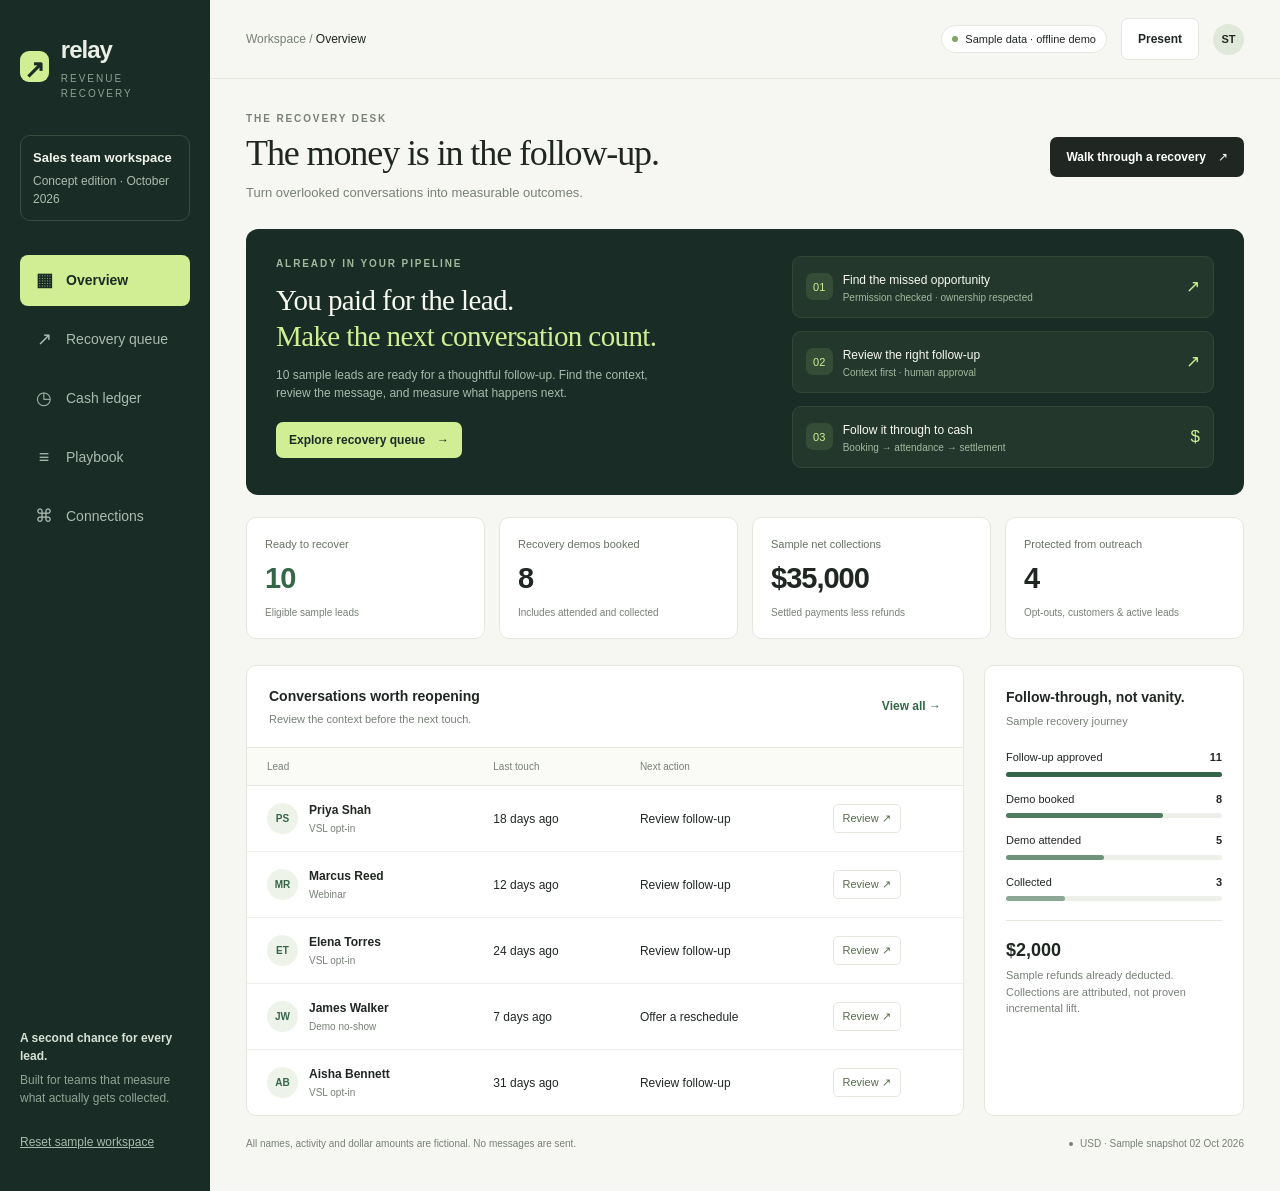
<file: index.html>
<!doctype html>
<html lang="en"><head><meta charset="utf-8"><meta name="viewport" content="width=device-width,initial-scale=1"><meta name="theme-color" content="#192c25"><meta name="description" content="Relay — an interactive revenue recovery concept using fictional leads and local simulations."><title>Relay — Revenue recovery</title><style>:root{--ink:#202722;--muted:#788077;--green:#346647;--lime:#d2ee94;--line:#e4e7de;--paper:#f6f7f2;--white:#fff;--dark:#192c25;--soft:#eef3e9;--amber:#9a702a}*{box-sizing:border-box}body{margin:0;background:var(--paper);color:var(--ink);font-family:-apple-system,BlinkMacSystemFont,"Segoe UI",sans-serif;font-size:14px;line-height:1.5}button,input,select,textarea{font:inherit}button,a,input,select,textarea{-webkit-tap-highlight-color:transparent}button{cursor:pointer}button:disabled{cursor:not-allowed;opacity:.5}button:focus-visible,a:focus-visible,input:focus-visible,select:focus-visible,textarea:focus-visible{outline:3px solid #88ac69;outline-offset:3px}button{border:0}a{color:inherit}.app{display:grid;grid-template-columns:210px minmax(0,1fr);min-height:100vh}.sidebar{background:var(--dark);color:#e9eee6;padding:32px 20px;display:flex;flex-direction:column;gap:34px}.brand{display:flex;gap:12px;align-items:center;font-size:24px;font-weight:650;letter-spacing:-1px}.brandmark{height:31px;width:31px;background:var(--lime);border-radius:9px;display:grid;place-items:center;color:var(--dark);font-size:25px}.brand small{font-size:10px;letter-spacing:2px;color:#90a194;display:block;font-weight:500;margin-top:3px}.workspace{border:1px solid #3c4c40;border-radius:10px;padding:12px;font-size:12px;color:#aebcaf}.workspace strong{display:block;color:#f3f5ed;font-size:13px;margin-bottom:4px}.nav{display:grid;gap:8px}.nav button{padding:12px 14px;text-align:left;background:transparent;color:#acbbb0;border-radius:8px;display:flex;align-items:center;gap:12px}.nav button:hover{background:#263a2e}.nav button.active{background:var(--lime);color:var(--dark);font-weight:600}.navicon{font-size:18px;width:20px;text-align:center}.sidebottom{margin-top:auto;color:#91a494;font-size:12px}.sidebottom strong{display:block;color:#d7e1d5;margin-bottom:6px}.sidebar .reset{background:transparent;color:#a8bbac;padding:8px 0;text-decoration:underline;font-size:12px}.main{min-width:0}.topbar{min-height:75px;padding:18px 36px;border-bottom:1px solid var(--line);display:flex;justify-content:space-between;align-items:center;gap:16px}.crumb{color:var(--muted);font-size:12px}.crumb strong{color:var(--ink);font-weight:500}.topright{display:flex;align-items:center;gap:14px}.pill{display:inline-flex;align-items:center;gap:7px;font-size:11px;padding:5px 10px;border:1px solid var(--line);border-radius:20px;background:#fff;white-space:nowrap}.dot{width:6px;height:6px;background:#81a365;border-radius:50%}.avatar{height:31px;width:31px;display:grid;place-items:center;background:#e0e8da;border-radius:50%;font-size:11px;font-weight:600}.content{padding:32px 36px 40px;max-width:1500px;margin:auto}.eyebrow{font-size:10px;letter-spacing:1.9px;text-transform:uppercase;color:var(--muted);font-weight:650}.heading{display:flex;align-items:center;justify-content:space-between;gap:20px;margin-bottom:26px}h1{font-family:Georgia,"Times New Roman",serif;font-weight:400;font-size:36px;letter-spacing:-1.1px;line-height:1.15;margin:7px 0 9px}h2{font-size:16px;font-weight:600;margin:0}h3{font-size:15px;font-weight:600;margin:0 0 9px}p{margin:0}.sub{color:var(--muted);font-size:13px}.button{display:inline-flex;align-items:center;justify-content:center;gap:12px;background:var(--ink);color:#fff;padding:11px 16px;border-radius:7px;font-size:12px;font-weight:550;white-space:nowrap}.button.secondary{color:var(--ink);background:#fff;border:1px solid var(--line)}.button.lime{background:var(--lime);color:var(--dark)}.button.text{background:transparent;color:var(--green);padding:6px 0}.hero{border-radius:12px;background:var(--dark);color:#f8faf2;padding:27px 30px;display:grid;grid-template-columns:1.15fr 1fr;gap:30px;overflow:hidden}.hero .eyebrow{color:#a5b79c}.hero h2{font-family:Georgia,serif;font-weight:400;font-size:29px;line-height:1.23;letter-spacing:-.6px;margin:12px 0}.hero h2 em{font-style:normal;color:var(--lime)}.hero p{color:#aabbac;font-size:12px;max-width:390px;margin-bottom:20px}.hero .button{padding:9px 13px}.flowvisual{display:flex;flex-direction:column;justify-content:center;gap:13px}.flowline{display:flex;align-items:center;gap:10px;background:#24372c;border:1px solid #344737;padding:12px 13px;border-radius:9px}.flowline .num{background:#354c37;color:var(--lime);width:27px;height:27px;display:grid;place-items:center;border-radius:7px;font-size:11px}.flowline strong{font-size:12px;font-weight:500}.flowline small{font-size:10px;color:#a4b89e;display:block}.flowline .right{margin-left:auto;color:var(--lime);font-size:17px;font-variant-numeric:tabular-nums}.stats{display:grid;grid-template-columns:repeat(4,minmax(0,1fr));margin:22px 0 26px;gap:14px}.stat{background:var(--white);border:1px solid var(--line);border-radius:10px;padding:18px}.stat .label{font-size:11px;color:#687264}.stat .value{font-size:29px;font-weight:550;letter-spacing:-1px;line-height:1.25;margin:8px 0;font-variant-numeric:tabular-nums}.stat .caption{color:var(--muted);font-size:10px}.stat:first-child .value{color:var(--green)}.split{display:grid;grid-template-columns:minmax(0,1fr) 260px;gap:20px}.panel{border:1px solid var(--line);border-radius:10px;background:var(--white);overflow:hidden}.panelheader{display:flex;justify-content:space-between;align-items:center;padding:20px 22px;gap:15px}.panelheader small{display:block;color:var(--muted);font-size:11px;margin-top:4px}.panelheader h2{font-size:14px}.tablewrap{overflow-x:auto}table{border-collapse:collapse;width:100%;font-size:12px}th{text-align:left;font-size:10px;font-weight:500;color:var(--muted);padding:11px 20px;background:#fafbf7;border-top:1px solid var(--line);border-bottom:1px solid var(--line);white-space:nowrap}td{padding:15px 20px;border-bottom:1px solid #f0f1eb;white-space:nowrap}tr:last-child td{border-bottom:0}.person{display:flex;gap:11px;align-items:center}.person .initials{width:31px;height:31px;display:grid;place-items:center;background:var(--soft);color:var(--green);font-size:10px;font-weight:600;border-radius:50%;flex-shrink:0}.person button{padding:0;background:transparent;color:var(--ink);font-weight:550;text-align:left}.person button:hover{text-decoration:underline}.person small{display:block;color:var(--muted);font-size:10px;margin-top:2px}.badge{font-size:10px;background:#eef4e7;color:#43613a;padding:4px 8px;border-radius:5px;white-space:nowrap}.badge.waiting{background:#f8f0df;color:#916a27}.badge.booked{background:#eaf0f8;color:#45658e}.badge.attended{background:#eeebf7;color:#705b91}.badge.excluded{background:#f3efec;color:#8c6e5c}.rowaction{border:1px solid var(--line);border-radius:5px;background:#fff;color:#556d4a;padding:5px 9px;font-size:11px}.rowaction:hover{background:var(--soft)}.asidepanel{padding:21px}.asidepanel h2{font-size:14px}.kicker{font-size:11px;color:var(--muted);margin:5px 0 20px}.funnelrow{margin:14px 0}.funnellabel{display:flex;justify-content:space-between;font-size:11px;margin-bottom:6px}.track{height:5px;background:#edf0e8;border-radius:5px}.fill{height:100%;background:var(--green);border-radius:5px}.asidefoot{border-top:1px solid var(--line);padding-top:16px;margin-top:19px;font-size:11px;color:var(--muted)}.asidefoot strong{display:block;color:var(--ink);font-size:18px;margin-bottom:3px;font-weight:550}.footnote{font-size:10px;color:var(--muted);margin:20px 0 0;display:flex;justify-content:space-between;gap:20px}.filters{display:flex;gap:12px;flex-wrap:wrap;margin-bottom:20px}input,select,textarea{border:1px solid var(--line);border-radius:7px;background:#fff;padding:10px 12px;color:var(--ink);max-width:100%}input[type=search]{flex:1;min-width:180px}.empty{padding:40px;text-align:center;color:var(--muted)}.notice{background:var(--soft);padding:16px 19px;border-radius:8px;font-size:12px;color:#596a51;margin-bottom:22px}.cards{display:grid;grid-template-columns:repeat(3,minmax(0,1fr));gap:18px}.connectcard{padding:24px;border:1px solid var(--line);background:white;border-radius:10px}.connectorlogo{width:43px;height:43px;border-radius:10px;display:grid;place-items:center;font-size:17px;font-weight:650;background:var(--soft);color:var(--green);margin-bottom:20px}.connectcard p{font-size:12px;color:var(--muted);margin:13px 0 20px;min-height:60px}.connectcard ul{padding:0 0 0 18px;font-size:11px;color:#677460;line-height:2}.connectcard .pill{margin-top:16px}.playbook{display:grid;grid-template-columns:1fr 1fr;gap:20px}.steps{padding:25px}.step{display:flex;gap:13px;margin:22px 0}.stepnum{flex-shrink:0;width:27px;height:27px;border:1px solid var(--line);border-radius:50%;display:grid;place-items:center;font-size:11px;color:var(--green)}.step strong{font-size:12px;font-weight:550}.step p{font-size:11px;color:var(--muted);margin-top:3px}.calculator{padding:25px}.field{display:block;font-size:12px;margin:16px 0}.field input,.field textarea,.field select{width:100%;display:block;margin-top:6px}.calculator .calcgrid{display:grid;grid-template-columns:1fr 1fr;gap:0 18px}.estimate{background:var(--soft);border-radius:9px;padding:18px;margin-top:18px}.estimate strong{font-size:30px;letter-spacing:-1px;font-weight:500;display:block}.estimate small{font-size:11px;color:#6a7a60}.ledgernum{font-variant-numeric:tabular-nums;text-align:right}.dialog{border:none;padding:0;border-radius:13px;width:520px;max-width:calc(100vw - 28px);max-height:90vh;color:var(--ink);box-shadow:0 20px 100px #12241833;background:var(--paper)}.dialog::backdrop{background:#12221980;backdrop-filter:blur(3px)}.dialoghead{padding:23px 26px;background:#fff;border-bottom:1px solid var(--line);display:flex;align-items:center;justify-content:space-between}.dialoghead h2{font-family:Georgia,serif;font-size:26px;font-weight:400}.dialoghead small{color:var(--muted);font-size:11px}.close{font-size:22px;background:var(--paper);color:var(--muted);border-radius:50%;width:31px;height:31px}.dialogbody{padding:23px 26px}.detailgrid{display:grid;grid-template-columns:1fr 1fr;gap:16px;margin:20px 0}.detailgrid small{display:block;color:var(--muted);font-size:11px}.detailgrid strong{font-size:13px;font-weight:500}.context{font-size:12px;color:#606b59;padding:15px;background:#ebefe4;border-radius:8px;margin:18px 0}.dialogbody textarea{resize:vertical;min-height:125px;font-size:12px;line-height:1.7}.actions{display:flex;gap:12px;align-items:center;flex-wrap:wrap}.helper{font-size:10px;color:var(--muted);margin:10px 0 22px}.timeline{padding:4px 0;list-style:none;margin:16px 0 0}.timeline li{position:relative;border-left:1px solid #d4ddcc;padding:0 0 18px 17px;font-size:11px;margin-left:5px}.timeline li:before{content:'';position:absolute;left:-4px;top:5px;width:7px;height:7px;border-radius:50%;background:#85a06d}.timeline strong{font-weight:500}.timeline small{display:block;font-size:10px;color:var(--muted);margin-top:2px}.error{color:#a24834;font-size:12px;margin:12px 0}.toast{position:fixed;bottom:24px;left:50%;transform:translateX(-50%);background:var(--dark);color:#fff;padding:13px 23px;border-radius:8px;font-size:12px;box-shadow:0 5px 25px #14201622;z-index:10;max-width:calc(100vw - 24px)}.toast:empty{display:none}.statusbar{display:flex;gap:7px;align-items:center;color:var(--muted);font-size:10px}.mini{width:4px;height:4px;background:var(--muted);border-radius:50%}body.presentation .sidebar{display:none}body.presentation .app{grid-template-columns:1fr}body.presentation .content{max-width:1250px}.mobilebrand{display:none}.summarystrip{display:grid;grid-template-columns:repeat(3,1fr);gap:14px;margin:20px 0}.summarystrip .stat{padding:20px}.formhint{font-size:11px;color:var(--muted)}
@media(min-width:1500px){.content{padding-top:40px}.hero{padding:34px}.hero h2{font-size:36px}.stats{margin:26px 0 30px}}@media(max-width:1180px){.app{grid-template-columns:185px minmax(0,1fr)}.content,.topbar{padding-left:25px;padding-right:25px}.split{grid-template-columns:minmax(0,1fr) 215px}.hero{padding:24px;gap:22px}.stat{padding:16px 13px}.stat .value{font-size:26px}th,td{padding-left:13px;padding-right:13px}.sidebar{padding-left:15px;padding-right:15px}.cards{gap:12px}.connectcard{padding:18px}}@media(max-width:1000px){.split{grid-template-columns:1fr}.asidepanel{display:grid;grid-template-columns:1fr 1fr;gap:0 24px}.asidepanel .kicker{grid-column:1 / -1;margin-bottom:7px}.asidepanel .asidefoot{margin-top:10px}.hero{grid-template-columns:1fr 1fr}.heading h1{font-size:32px}.cards{grid-template-columns:1fr}.connectcard p{min-height:0}.playbook{grid-template-columns:1fr}}@media(max-width:760px){.app{grid-template-columns:1fr}.sidebar{padding:18px 20px;gap:16px}.brand{font-size:21px}.brand small,.workspace,.sidebottom{display:none}.nav{display:flex;gap:4px;overflow:auto}.nav button{font-size:11px;padding:9px 11px;white-space:nowrap}.navicon{display:none}.topbar{padding:14px 20px;min-height:60px}.topright .avatar{display:none}.content{padding:24px 20px}.heading{align-items:flex-start;flex-wrap:wrap}.heading h1{font-size:32px}.hero{grid-template-columns:1fr}.flowvisual{display:none}.hero h2{font-size:31px}.stats{grid-template-columns:1fr 1fr;gap:10px}.stat .caption{font-size:11px}.asidepanel{display:block}.panelheader{padding:17px}.footnote{flex-direction:column;gap:6px}.summarystrip{grid-template-columns:1fr}.dialoghead,.dialogbody{padding:20px}.calculator .calcgrid{gap:0 14px}.pill{font-size:10px}.topright{gap:8px}.crumb{font-size:11px}}@media(prefers-reduced-motion:no-preference){.panel,.hero,.stats{animation:enter .3s ease-out}@keyframes enter{from{opacity:.7;transform:translateY(5px)}to{opacity:1;transform:none}}}

.sr{position:absolute;width:1px;height:1px;padding:0;margin:-1px;overflow:hidden;clip:rect(0,0,0,0);white-space:nowrap;border:0}
.sidebar,.panel,.heading>div{min-width:0}
@media(max-width:760px){.app{grid-template-columns:minmax(0,1fr)}.topbar{flex-wrap:wrap}.heading>div{width:100%}.hero{grid-template-columns:minmax(0,1fr)}}
.tablewrap{position:relative}
@media(max-width:400px){.panelheader{flex-wrap:wrap}.dialog .button{white-space:normal;text-align:left}.calculator .calcgrid{grid-template-columns:1fr}}
</style></head><body>
<div class="app"><aside class="sidebar"><div class="brand"><span class="brandmark" aria-hidden="true">↗</span><div>relay<small>REVENUE RECOVERY</small></div></div><div class="workspace"><strong>Sales team workspace</strong>Concept edition · October 2026</div><nav class="nav" aria-label="Main navigation"><button data-route="overview" class="active"><span class="navicon" aria-hidden="true">▦</span>Overview</button><button data-route="queue"><span class="navicon" aria-hidden="true">↗</span>Recovery queue</button><button data-route="outcomes"><span class="navicon" aria-hidden="true">◷</span>Cash ledger</button><button data-route="playbook"><span class="navicon" aria-hidden="true">≡</span>Playbook</button><button data-route="connections"><span class="navicon" aria-hidden="true">⌘</span>Connections</button></nav><div class="sidebottom"><strong>A second chance for every lead.</strong>Built for teams that measure what actually gets collected.<br><br><button class="reset" data-action="reset">Reset sample workspace</button></div></aside><div class="main"><header class="topbar"><div class="crumb">Workspace <span aria-hidden="true"> / </span> <strong id="breadcrumb">Overview</strong></div><div class="topright"><span class="pill"><span class="dot"></span>Sample data · offline demo</span><button class="button secondary" id="present" aria-pressed="false">Present</button><div class="avatar" aria-label="Sample workspace">ST</div></div></header><main class="content" id="view"></main></div></div>
<dialog class="dialog" id="lead-dialog" aria-labelledby="lead-title"></dialog><div id="toast" class="toast" role="status" aria-live="polite"></div>
<script>const RelayModel = (() => {
  const names = ['Priya Shah','Marcus Reed','Elena Torres','James Walker','Aisha Bennett','Oliver Grant','Nora Evans','Daniel Kim','Sofia Martin','Theo Brooks','Amelia Clark','Leo Patel','Isabel Chen','Ethan Hughes','Maya Foster','Lucas Hayes','Zara Wilson','Noah Carter','Chloe Lewis','Adam Scott','Freya Moore','Ben Collins','Lily Parker','Owen Adams','Grace Wright'];
  const sources = ['VSL opt-in','Webinar','VSL opt-in','Demo no-show'];
  const contexts = ['Asked about the onboarding process. No follow-up after the first conversation.','Watched the presentation and requested a call. Last message went unanswered.','Interested in the offer but asked to revisit after a busy month.','Missed the demo. No reschedule attempt is recorded.'];
  function seed() {
    return names.map((name,i) => {
      const status = i < 10 ? 'ready' : i < 13 ? 'waiting' : i < 16 ? 'booked' : i < 18 ? 'attended' : i < 21 ? 'collected' : 'excluded';
      const reasons = ['Opted out of outreach','Already an active customer','Active conversation with another rep','Contact permission not verified'];
      const lead = {id:'L'+String(i+1).padStart(3,'0'),name,source:sources[i%4],idle:[18,12,24,7,31,9,16,22,11,28][i%10],owner:['Alex','Jordan','Taylor'][i%3],context:contexts[i%4],status,reason:i>=21?reasons[i-21]:'',consent:![21,24].includes(i),booked:['booked','attended','collected'].includes(status),attended:['attended','collected'].includes(status),payments:[],refunds:[],draft:'',events:[{label:'Lead entered the sample pipeline',detail:sources[i%4],at:'Sample history'}]};
      if(i>=10 && i<=20) lead.events.push({label:'Recovery follow-up approved',detail:'Sample outreach event',at:'Sample history'});
      if(lead.booked)lead.events.push({label:'Demo booked',detail:'Assigned to '+lead.owner,at:'Sample history'});
      if(lead.attended)lead.events.push({label:'Demo attended',detail:'Attendance recorded',at:'Sample history'});
      if(status==='collected') {lead.payments=[{id:'P'+i,amount:[12000,15000,10000][i-18],date:['2026-09-29','2026-09-30','2026-10-01'][i-18]}];lead.events.push({label:'Sample payment settled',detail:'Payment matched to the lead',at:'Sample history'});}
      if(i===19) {lead.refunds=[{amount:2000,date:'2026-10-02'}];lead.events.push({label:'Partial sample refund',detail:'$2,000 deducted from collections',at:'Sample history'});}
      return lead;
    });
  }
  const gross = l => l.payments.reduce((s,p)=>s+p.amount,0);
  const refunds = l => l.refunds.reduce((s,p)=>s+p.amount,0);
  const net = l => gross(l)-refunds(l);
  const eligible = l => l.consent && !l.reason && l.status==='ready';
  function stats(leads) {return {ready:leads.filter(eligible).length,waiting:leads.filter(l=>l.status==='waiting').length,booked:leads.filter(l=>l.booked).length,attended:leads.filter(l=>l.attended).length,gross:leads.reduce((s,l)=>s+gross(l),0),refunds:leads.reduce((s,l)=>s+refunds(l),0),net:leads.reduce((s,l)=>s+net(l),0),excluded:leads.filter(l=>l.reason).length};}
  function draft(l,channel) {
    const first=l.name.split(' ')[0];
    const text=l.source==='Demo no-show' ? `Hi ${first}, we missed you on the last call. Would you like to find another time? Happy to help, or let me know if it is no longer relevant.` : l.source==='Webinar' ? `Hi ${first}, following up on the session you joined. Is there anything you would like us to clarify? If it would help, we can arrange a short call with the team.` : `Hi ${first}, you previously asked about getting started. Is that still something you are considering? Happy to answer your questions or help you book a short call.`;
    return channel==='Email' ? `Subject: A quick follow-up\n\n${text}\n\n${l.owner}\n\nReply unsubscribe if you would prefer no further messages.` : `${text} Reply STOP to opt out.`;
  }
  function transition(l,action,payload={}) {
    let label,detail;
    if(action==='queue') {if(!eligible(l))throw Error('This lead is not eligible for outreach.'); if(!payload.message?.trim())throw Error('Write a message before approving it.');l.draft=payload.message;l.status='waiting';label='Demo follow-up approved';detail='Local simulation only. Nothing was sent.';}
    else if(action==='book') {if(l.status!=='waiting')throw Error('A booked reply requires a waiting lead.');l.status='booked';l.booked=true;label='Interested reply → demo booked';detail='Simulated reply. Demo assigned to '+l.owner+'.';}
    else if(action==='attend') {if(l.status!=='booked')throw Error('Only a booked demo can be marked attended.');l.status='attended';l.attended=true;label='Demo attended';detail='Simulated attendance recorded.';}
    else if(action==='collect') {if(l.status!=='attended')throw Error('Only an attended demo can receive a sample collection.');const amount=Number(payload.amount);if(!Number.isFinite(amount)||amount<0.01||amount>1000000)throw Error('Enter an amount between $0.01 and $1,000,000.');l.payments.push({id:'SIM-'+l.id,amount:Math.round(amount*100)/100,date:'2026-10-02'});l.status='collected';label='Sample payment settled';detail='Simulated collection matched to '+l.id+'.';}
    else if(action==='refund') {const amount=Number(payload.amount);if(l.status!=='collected'||!Number.isFinite(amount)||amount<0.01||amount>net(l))throw Error('Refund must be positive and cannot exceed remaining collections.');l.refunds.push({amount:Math.round(amount*100)/100,date:'2026-10-02'});label='Sample refund recorded';detail='Net collections updated.';}
    else throw Error('Unknown action.');
    l.events.push({label,detail,at:'This demo session'});return l;
  }
  function forecast(leads,booking,show,close,cash) {return leads*booking/100*show/100*close/100*cash;}
  return {seed,stats,gross,refunds,net,eligible,draft,transition,forecast};
})();

(() => {
  'use strict';
  const M=RelayModel, key='relay-demo-v1', view=document.getElementById('view'), dialog=document.getElementById('lead-dialog');
  let leads=M.seed(),route='overview',selected=null,channel='SMS',search='',filter='ready',toastTimer;
  try {const stored=JSON.parse(localStorage.getItem(key));if(Array.isArray(stored)&&stored.length===25&&stored.every(l=>l.id&&Array.isArray(l.events)&&Array.isArray(l.payments)&&Array.isArray(l.refunds)))leads=stored;}catch{}
  const esc = s=>String(s).replace(/[&<>"']/g,c=>({'&':'&amp;','<':'&lt;','>':'&gt;','"':'&quot;',"'":'&#39;'}[c]));
  const money=n=>new Intl.NumberFormat('en-US',{style:'currency',currency:'USD',maximumFractionDigits:2,minimumFractionDigits:0}).format(n);
  const labels={ready:'Ready to recover',waiting:'Awaiting reply',booked:'Demo booked',attended:'Demo attended',collected:'Collected',excluded:'Excluded'};
  const names={overview:'Overview',queue:'Recovery queue',outcomes:'Cash ledger',playbook:'Playbook',connections:'Connections'};
  const initials=n=>n.split(' ').map(x=>x[0]).join('');
  function save(){try{localStorage.setItem(key,JSON.stringify(leads));}catch{notify('Session saved in memory. Browser storage is unavailable.');}}
  function notify(text){document.getElementById('toast').textContent=text;clearTimeout(toastTimer);toastTimer=setTimeout(()=>document.getElementById('toast').textContent='',4000);}
  const badge=l=>`<span class="badge ${l.status}">${labels[l.status]}</span>`;
  const heading=(eyebrow,title,sub,action='')=>`<div class="heading"><div><div class="eyebrow">${eyebrow}</div><h1>${title}</h1><p class="sub">${sub}</p></div>${action}</div>`;
  const stat=(label,value,caption)=>`<div class="stat"><div class="label">${label}</div><div class="value">${value}</div><div class="caption">${caption}</div></div>`;
  const person=l=>`<div class="person"><div class="initials" aria-hidden="true">${initials(l.name)}</div><div><button data-lead="${l.id}" aria-label="Open ${l.name}">${l.name}</button><small>${l.source}</small></div></div>`;
  function table(rows,short=false){return `<div class="tablewrap"><table><thead><tr><th>Lead</th><th>${short?'Last touch':'Status'}</th><th>${short?'Next action':'Owner'}</th><th><span class="sr">Review</span></th></tr></thead><tbody>${rows.map(l=>`<tr><td>${person(l)}</td><td>${short?`<span>${l.idle} days ago</span>`:badge(l)}</td><td>${short?(l.source==='Demo no-show'?'Offer a reschedule':'Review follow-up'):l.owner}</td><td><button class="rowaction" data-lead="${l.id}" aria-label="Review ${l.name}">Review ↗</button></td></tr>`).join('')||'<tr><td colspan="4" class="empty">No leads match this view.</td></tr>'}</tbody></table></div>`;}
  function overview(){const s=M.stats(leads),ready=leads.filter(M.eligible),progressed=Math.max(1,leads.filter(l=>['waiting','booked','attended','collected'].includes(l.status)).length);return heading('THE RECOVERY DESK','The money is in the follow-up.','Turn overlooked conversations into measurable outcomes.',`<button class="button" data-action="demo">Walk through a recovery <span aria-hidden="true">↗</span></button>`)+`<section class="hero"><div><div class="eyebrow">ALREADY IN YOUR PIPELINE</div><h2>You paid for the lead.<br><em>Make the next conversation count.</em></h2><p>${s.ready} sample leads are ready for a thoughtful follow-up. Find the context, review the message, and measure what happens next.</p><button class="button lime" data-route="queue">Explore recovery queue <span aria-hidden="true">→</span></button></div><div class="flowvisual" aria-label="Recovery workflow"><div class="flowline"><span class="num">01</span><div><strong>Find the missed opportunity</strong><small>Permission checked · ownership respected</small></div><span class="right">↗</span></div><div class="flowline"><span class="num">02</span><div><strong>Review the right follow-up</strong><small>Context first · human approval</small></div><span class="right">↗</span></div><div class="flowline"><span class="num">03</span><div><strong>Follow it through to cash</strong><small>Booking → attendance → settlement</small></div><span class="right">$</span></div></div></section><section class="stats" aria-label="Sample workspace metrics">${stat('Ready to recover',s.ready,'Eligible sample leads')}${stat('Recovery demos booked',s.booked,'Includes attended and collected')}${stat('Sample net collections',money(s.net),'Settled payments less refunds')}${stat('Protected from outreach',s.excluded,'Opt-outs, customers & active leads')}</section><div class="split"><section class="panel"><div class="panelheader"><div><h2>Conversations worth reopening</h2><small>Review the context before the next touch.</small></div><button class="button text" data-route="queue">View all →</button></div>${table(ready.slice(0,5),true)}</section><aside class="panel asidepanel"><h2>Follow-through, not vanity.</h2><p class="kicker">Sample recovery journey</p>${[['Follow-up approved',leads.filter(l=>['waiting','booked','attended','collected'].includes(l.status)).length],['Demo booked',s.booked],['Demo attended',s.attended],['Collected',leads.filter(l=>M.net(l)>0).length]].map(([label,count],i)=>`<div class="funnelrow"><div class="funnellabel"><span>${label}</span><strong>${count}</strong></div><div class="track"><div class="fill" style="width:${count/progressed*100}%;opacity:${1-i*.16}"></div></div></div>`).join('')}<div class="asidefoot"><strong>${money(s.refunds)}</strong>Sample refunds already deducted.<br>Collections are attributed, not proven incremental lift.</div></aside></div><footer class="footnote"><span>All names, activity and dollar amounts are fictional. No messages are sent.</span><span class="statusbar"><span class="mini"></span>USD · Sample snapshot 02 Oct 2026</span></footer>`;}
  function queue(){return heading('REOPEN THE CONVERSATION','A lead is more than a row.','See what happened, what is missing, and what to do next.',`<button class="button secondary" data-action="export">Export sample CSV ↓</button>`)+`<div class="filters"><input type="search" id="search" aria-label="Search sample leads" placeholder="Search name, source or owner…" value="${esc(search)}"><select id="filter" aria-label="Filter by status">${[['all','All sample leads'],...Object.entries(labels)].map(([v,t])=>`<option value="${v}" ${filter===v?'selected':''}>${t}</option>`).join('')}</select></div><section class="panel"><div class="panelheader"><div><h2 id="queue-count"></h2><small>Opt-outs, active customers and active rep conversations remain excluded.</small></div></div><div id="queue-table"></div></section><p class="footnote">Age is from the fixed sample snapshot. Your demo actions persist in this browser.</p>`;}
  function updateQueue(){const rows=leads.filter(l=>(filter==='all'||l.status===filter)&&`${l.name} ${l.source} ${l.owner}`.toLowerCase().includes(search.toLowerCase()));document.getElementById('queue-count').textContent=rows.length+' sample '+(rows.length===1?'lead':'leads');document.getElementById('queue-table').innerHTML=table(rows);}
  function outcomes(){const s=M.stats(leads),rows=leads.filter(l=>l.payments.length);return heading('MEASURE WHAT MATTERS','From conversation to collection.','A payment trail you can trace back to the original lead.',`<button class="button secondary" data-action="export">Export sample CSV ↓</button>`)+`<div class="summarystrip">${stat('Sample gross collections',money(s.gross),'Settled sample payments')}${stat('Sample refunds',money(s.refunds),'Deducted from gross collections')}${stat('Sample net collections',money(s.net),'Before fees and delivery costs')}</div><div class="notice">These are attributed sample collections. A real pilot would compare a treatment group with a control group to measure additional revenue.</div><section class="panel"><div class="panelheader"><div><h2>Settlement ledger</h2><small>Open a lead to inspect the timeline or simulate a refund.</small></div><span class="pill">USD</span></div><div class="tablewrap"><table><thead><tr><th>Lead</th><th>Rep</th><th class="ledgernum">Settled</th><th class="ledgernum">Refunds</th><th class="ledgernum">Net</th></tr></thead><tbody>${rows.map(l=>`<tr><td>${person(l)}</td><td>${l.owner}</td><td class="ledgernum">${money(M.gross(l))}</td><td class="ledgernum">${money(M.refunds(l))}</td><td class="ledgernum"><strong>${money(M.net(l))}</strong></td></tr>`).join('')}</tbody></table></div></section><p class="footnote">No live payment processing. Financing fees, commissions and fulfilment costs are outside this demo.</p>`;}
  function playbook(){return heading('A SMALL, MEASURABLE PILOT','Prove the recovery. Then scale.','One cohort, one workflow, and a result that can be checked.')+`<div class="playbook"><section class="panel steps"><h2>The operating playbook</h2>${[['Start with the right cohort','Identify stale leads. Exclude opt-outs, current customers, and active rep conversations.'],['Keep a comparison group','Randomly split eligible leads between recovery outreach and the existing process.'],['Approve before outreach','Review messages, contact permission and lead ownership. Hand interested replies to a human.'],['Cancel stale reminders','On a cancellation or reschedule, replace pending reminders with the new appointment time.'],['Trace the actual outcome','Match payment IDs to leads. Deduplicate settlements and account for refunds and collection delays.'],['Decide using mature results','Measure bookings first, then net incremental collections after the sales and refund windows.']].map(([t,d],i)=>`<div class="step"><span class="stepnum">${i+1}</span><div><strong>${t}</strong><p>${d}</p></div></div>`).join('')}</section><section class="panel calculator"><h2>What could one cohort unlock?</h2><p class="kicker">Illustrative scenario · not a prediction</p><div class="calcgrid">${[['cohort','Eligible leads',1000,0,100000,1],['booking','Additional booking rate (%)',4,0,100,.1],['show','Show rate (%)',60,0,100,1],['close','Close rate (%)',15,0,100,1],['cash','Cash collected per sale ($)',10000,0,1000000,100]].map(([id,label,value,min,max,step])=>`<label class="field" for="${id}">${label}<input type="number" id="${id}" value="${value}" min="${min}" max="${max}" step="${step}" data-calc></label>`).join('')}</div><div class="estimate" aria-live="polite"><small>Illustrative additional gross collections</small><strong id="estimate"></strong><small id="estimate-detail"></small></div><p class="helper">Eligible leads × additional booking rate × show rate × close rate × collected cash. Fractional sales represent an expected value. Excludes refunds, fees and costs.</p></section></div>`;}
  function calc(){const inputs=['cohort','booking','show','close','cash'].map(id=>document.getElementById(id));const valid=inputs.every(i=>i.value!==''&&i.checkValidity());document.getElementById('estimate').textContent=valid?money(M.forecast(...inputs.map(i=>Number(i.value)))):'Check your inputs';document.getElementById('estimate-detail').textContent=valid?'Scenario only. No guaranteed outcome.':'Use nonnegative values; percentages cannot exceed 100.';}
  function connections(){return heading('THE INTEGRATION BLUEPRINT','Fits around your sales stack.','Keep the CRM. Add the missing recovery workflow.')+`<div class="notice">Concept only. No accounts are connected, and no credentials are requested. Confirm native CRM features before building custom automation.</div><div class="cards">${[['C','Close CRM','Lead ownership, conversations and pipeline stages.','Sync lead IDs and rep assignments|Observe replies and stage changes|Review native workflows first'],['H','HighLevel','Calendar events and reminder coordination.','Read appointment changes|Cancel outdated reminders|Respect contact DND status'],['$','Payments','Settlement and refund attribution.','Match payment IDs to leads|Deduplicate event deliveries|Separate gross and net collections']].map(([icon,title,desc,items])=>`<section class="connectcard"><div class="connectorlogo" aria-hidden="true">${icon}</div><h3>${title}</h3><p>${desc}</p><ul>${items.split('|').map(t=>`<li>${t}</li>`).join('')}</ul><span class="pill">Planned · not connected</span></section>`).join('')}</div><section class="panel steps" style="margin-top:22px"><h2>Before the first real pilot</h2><div class="step"><span class="stepnum">01</span><div><strong>Confirm the actual workflow</strong><p>Current CRM, offer, lead stages, permissions, message channels and ownership rules.</p></div></div><div class="step"><span class="stepnum">02</span><div><strong>Build reliable event handling</strong><p>Authenticated events, retries, duplicate protection, an audit trail and cancellation-aware scheduling.</p></div></div><div class="step"><span class="stepnum">03</span><div><strong>Agree on attribution</strong><p>Cohort membership, control group, collection window, refunds, financing fees and the success metric.</p></div></div></section>`;}
  function render(){document.querySelectorAll('[data-route]').forEach(b=>{b.classList.toggle('active',b.dataset.route===route);if(b.closest('nav'))b.setAttribute('aria-current',b.dataset.route===route?'page':'false');});document.getElementById('breadcrumb').textContent=names[route];view.innerHTML=({overview,queue,outcomes,playbook,connections})[route]();if(route==='queue')updateQueue();if(route==='playbook')calc();}
  function openLead(id){selected=id;channel='SMS';drawLead();if(!dialog.open)dialog.showModal();}
  function drawLead(){const l=leads.find(l=>l.id===selected);if(!l)return;const action=l.status==='ready'?`<label class="field" for="channel">Channel<select id="channel"><option ${channel==='SMS'?'selected':''}>SMS</option><option ${channel==='Email'?'selected':''}>Email</option></select></label><label class="field" for="message">Follow-up draft<textarea id="message">${esc(l.draft||M.draft(l,channel))}</textarea></label><div class="actions"><button class="button" data-step="queue">Approve demo follow-up →</button></div><p class="helper">Editable template, not live AI generation. Approval updates this demo only.</p>`:l.status==='waiting'?`<div class="context">${l.draft?esc(l.draft).replace(/\n/g,'<br>'):'A sample follow-up is waiting for a reply.'}</div><button class="button" data-step="book">Simulate interested reply & booking →</button><p class="helper">An interested reply is handed to a rep. No calendar is connected.</p>`:l.status==='booked'?`<div class="context">Demo booked with ${l.owner}. In a real workflow, reminders would track the appointment time and be replaced when it changes.</div><button class="button" data-step="attend">Simulate demo attendance →</button><p class="helper">A booked call is not a collected sale.</p>`:l.status==='attended'?`<label class="field" for="amount">Sample settled amount (USD)<input id="amount" type="number" value="10000" min="0.01" max="1000000" step="0.01"></label><button class="button" data-step="collect">Simulate settled payment →</button><p class="helper">No money changes hands. Only the local sample ledger updates.</p>`:l.status==='collected'?`<div class="context">Settled ${money(M.gross(l))} · Refunded ${money(M.refunds(l))}<br><strong>Sample net collections: ${money(M.net(l))}</strong></div><label class="field" for="amount">Sample refund amount (USD)<input id="amount" type="number" value="${Math.min(1000,M.net(l))}" min="0.01" max="${M.net(l)}" step="0.01"></label><button class="button secondary" data-step="refund" ${M.net(l)===0?'disabled':''}>Simulate refund</button><p class="helper">Refunds reduce the net ledger. No payment provider is connected.</p>`:`<div class="context"><strong>Outreach blocked</strong><br>${esc(l.reason)}.</div><p class="helper">This lead cannot enter the demo outreach workflow.</p>`;
    dialog.innerHTML=`<header class="dialoghead"><div><small>${l.id} · FICTIONAL LEAD</small><h2 id="lead-title">${l.name}</h2></div><button class="close" aria-label="Close lead details" data-action="close">×</button></header><div class="dialogbody">${badge(l)}<div class="detailgrid"><div><small>Source</small><strong>${l.source}</strong></div><div><small>Assigned rep</small><strong>${l.owner}</strong></div><div><small>Last touch at sample snapshot</small><strong>${l.idle} days ago</strong></div><div><small>Contact permission</small><strong>${l.consent?'Verified in sample':'Not eligible'}</strong></div></div><h3>Conversation context</h3><div class="context">${l.context}</div>${action}<p id="action-error" class="error" role="alert"></p><h3>The recovery trail</h3><ol class="timeline">${l.events.map(e=>`<li><strong>${esc(e.label)}</strong><small>${esc(e.detail)}</small><small>${e.at}</small></li>`).join('')}</ol></div>`;
  }
  function step(action){const l=leads.find(l=>l.id===selected);try{const amount=document.getElementById('amount'),message=document.getElementById('message');if(amount&&!amount.checkValidity())throw Error('Enter a valid positive amount within the available limit.');M.transition(l,action,{message:message?.value,amount:amount?.value});save();render();drawLead();dialog.querySelector('[data-step],.close')?.focus();notify(action==='collect'?'Sample collection recorded. Check the cash ledger.':action==='refund'?'Sample refund deducted from net collections.':'Demo updated. Nothing was sent.');}catch(e){document.getElementById('action-error').textContent=e.message;}}
  function exportCSV(){const cell=v=>'"'+String(v).replace(/^[=+@-]/,"'").replace(/"/g,'""')+'"';const rows=[['DEMO DATA','Lead ID','Name','Source','Status','Owner','Gross USD','Refunds USD','Net USD','Exclusion reason'],...leads.map(l=>['FICTIONAL',l.id,l.name,l.source,labels[l.status],l.owner,M.gross(l),M.refunds(l),M.net(l),l.reason])];const url=URL.createObjectURL(new Blob(['\uFEFF'+rows.map(row=>row.map(cell).join(',')).join('\r\n')],{type:'text/csv;charset=utf-8'}));const a=document.createElement('a');a.href=url;a.download='relay-FICTIONAL-sample-ledger.csv';a.click();setTimeout(()=>URL.revokeObjectURL(url),1000);notify('Fictional sample data exported.');}
  document.addEventListener('click',e=>{const b=e.target.closest('button');if(!b)return;if(b.dataset.route){route=b.dataset.route;render();return;}if(b.dataset.lead){openLead(b.dataset.lead);return;}if(b.dataset.step){step(b.dataset.step);return;}if(b.dataset.action==='close'){dialog.close();return;}if(b.dataset.action==='export'){exportCSV();return;}if(b.dataset.action==='demo'){const l=leads.find(M.eligible);if(l)openLead(l.id);else{route='outcomes';render();notify('All eligible sample leads have been reviewed. Reset to replay.');}return;}if(b.dataset.action==='reset'){leads=M.seed();save();route='overview';search='';filter='ready';dialog.close();render();notify('Sample workspace restored.');}});
  document.addEventListener('input',e=>{if(e.target.id==='search'){search=e.target.value;updateQueue();}if(e.target.matches('[data-calc]'))calc();});
  document.addEventListener('change',e=>{if(e.target.id==='filter'){filter=e.target.value;updateQueue();}if(e.target.id==='channel'){channel=e.target.value;const l=leads.find(l=>l.id===selected);document.getElementById('message').value=M.draft(l,channel);}});
  document.getElementById('present').addEventListener('click',e=>{const on=document.body.classList.toggle('presentation');e.currentTarget.setAttribute('aria-pressed',String(on));e.currentTarget.textContent=on?'Exit presentation':'Present';});
  dialog.addEventListener('click',e=>{if(e.target===dialog){const r=dialog.getBoundingClientRect();if(e.clientX<r.left||e.clientX>r.right||e.clientY<r.top||e.clientY>r.bottom)dialog.close();}});
  render();
})();
</script></body></html>
</file>
